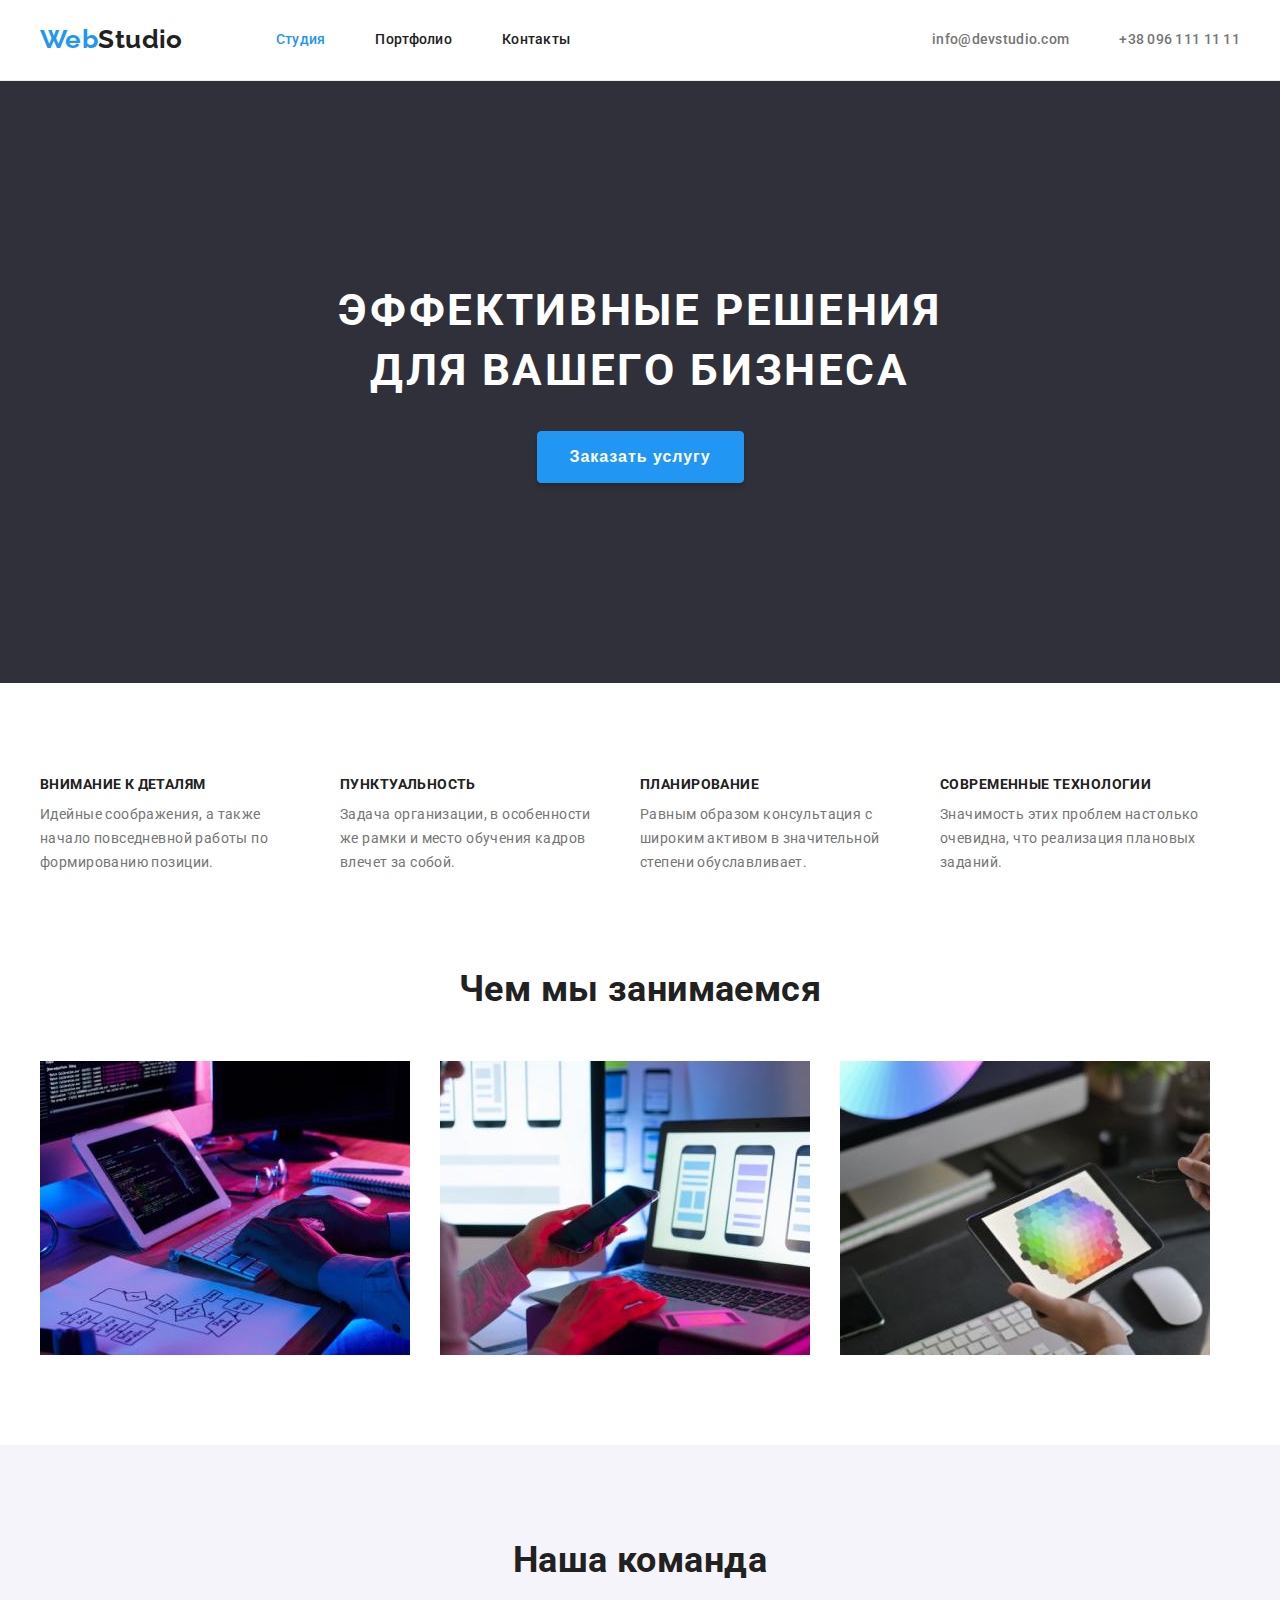
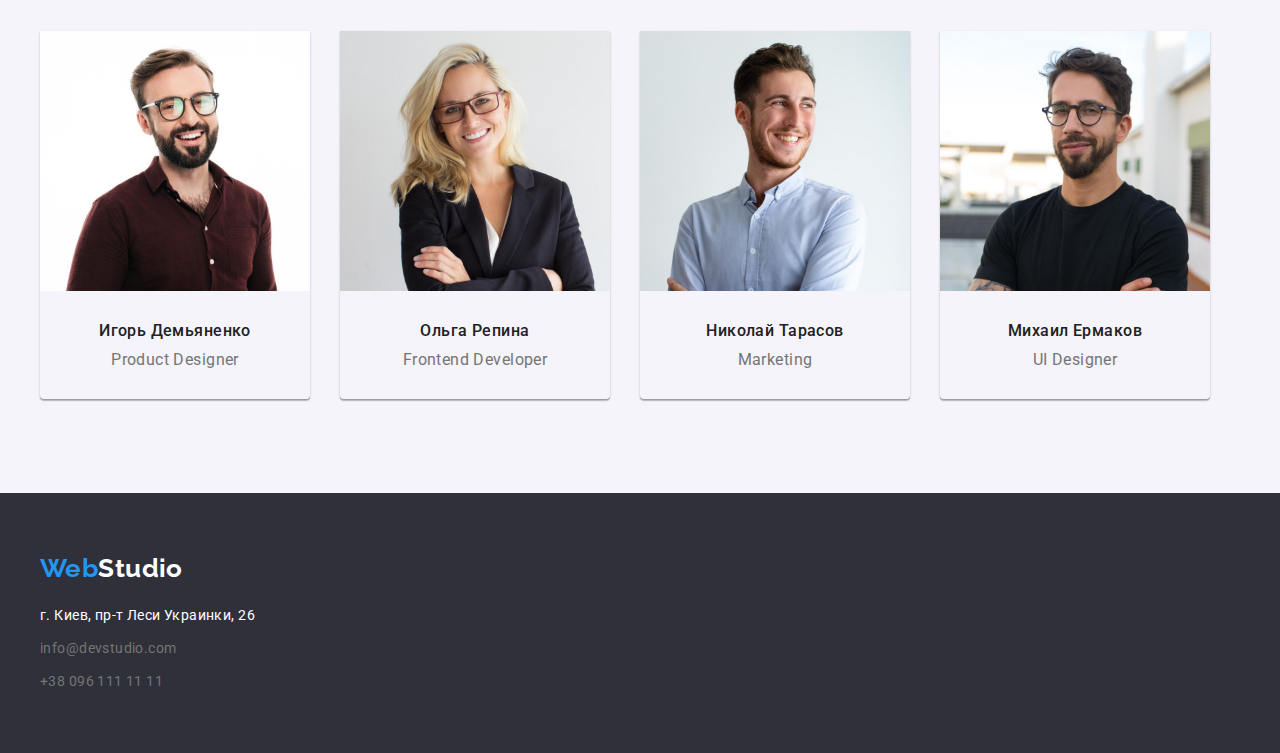
<file: index.html>
<!DOCTYPE html>
<html lang="ru">
  <head>
    <meta charset="UTF-8" />
    <meta http-equiv="X-UA-Compatible" content="IE=edge" />
    <meta name="viewport" content="width=device-width, initial-scale=1.0" />
    <title>WEB STUDIO</title>
    <link rel="preconnect" href="https://fonts.googleapis.com" />
    <link rel="preconnect" href="https://fonts.gstatic.com" crossorigin />
    <link
      href="https://fonts.googleapis.com/css2?family=Raleway:wght@700&family=Roboto:wght@400;500;700;900&display=swap"
      rel="stylesheet"
    />
    <link
      rel="stylesheet"
      href="https://cdnjs.cloudflare.com/ajax/libs/modern-normalize/1.1.0/modern-normalize.min.css"
      integrity="sha512-wpPYUAdjBVSE4KJnH1VR1HeZfpl1ub8YT/NKx4PuQ5NmX2tKuGu6U/JRp5y+Y8XG2tV+wKQpNHVUX03MfMFn9Q=="
      crossorigin="anonymous"
      referrerpolicy="no-referrer"
    />
    <link rel="stylesheet" href="./css/styles.css" />
  </head>
  <body>
    <!--High line site-->
    <header class="page-header">
      <div class="conteiner header">
        <!--Name studio-->
        <nav class="site-nav">
          <a href="./index.html" class="logo"><span class="web">Web</span>Studio</a>
          <!--menu navigation-->
          <ul class="site-nav list">
            <li class="site-nav item">
              <a href="./index.html" class="link current">Студия</a>
            </li>
            <li class="site-nav item">
              <a href="./portfolio.html" class="link">Портфолио</a>
            </li>
            <li class="site-nav item">
              <a href="" class="link">Контакты</a>
            </li>
          </ul>
        </nav>
        <!--mail&Telefone-->
        <ul class="contacts list">
          <li class="contacts item">
            <a href="mailto:info@devstudio.com" class="mail">info@devstudio.com</a>
          </li>
          <li class="contacts item">
            <a href="tel:+380961111111" class="tel">+38 096 111 11 11</a>
          </li>
        </ul>
      </div>
    </header>
    <main>
      <!--Shapka-->
      <section class="hero">
        <div class="conteiner">
          <h1 class="hero-title">Эффективные решения для вашего бизнеса</h1>
          <button type="button" class="button">Заказать услугу</button>
        </div>
      </section>
      <!--Peculiarities-->
      <section class="peculiarities">
        <div class="conteiner">
          <h2 class="section-title visually-hidden">Особенности</h2>
          <ul class="section list">
            <li class="peculiarities-item">
              <h3 class="title">Внимание к деталям</h3>
              <p class="discription">
                Идейные соображения, а также начало повседневной работы по формированию позиции.
              </p>
            </li>
            <li class="peculiarities-item">
              <h3 class="title">Пунктуальность</h3>
              <p class="discription">
                Задача организации, в особенности же рамки и место обучения кадров влечет за собой.
              </p>
            </li>
            <li class="peculiarities-item">
              <h3 class="title">Планирование</h3>
              <p class="discription">
                Равным образом консультация с широким активом в значительной степени обуславливает.
              </p>
            </li>
            <li class="peculiarities-item">
              <h3 class="title">Современные технологии</h3>
              <p class="discription">
                Значимость этих проблем настолько очевидна, что реализация плановых заданий.
              </p>
            </li>
          </ul>
        </div>
      </section>
      <!--What are we doing-->
      <section class="works">
        <div class="conteiner">
          <h2 class="section-title">Чем мы занимаемся</h2>
          <ul class="work list">
            <li class="work-list-process">
              <img class="work-process" src="./images/box1.jpg" alt="описание1" width="370" />
            </li>
            <li class="work-list-process">
              <img class="work-process" src="./images/box2.jpg" alt="описание2" width="370" />
            </li>
            <li class="work-list-process">
              <img class="work-process" src="./images/box3.jpg" alt="описание3" width="370" />
            </li>
          </ul>
        </div>
      </section>
      <!--Our team-->
      <section class="team">
        <div class="conteiner">
          <h2 class="section-title">Наша команда</h2>
          <ul class="team list">
            <li class="team-list-card">
              <img
                class="team list image"
                src="./images/img.jpg"
                alt="Игорь Демьяненко"
                width="270"
              />
              <div class="team-card-disc">
                <h3 class="name">Игорь Демьяненко</h3>
                <p class="discription">Product Designer</p>
              </div>
            </li>
            <li class="team-list-card">
              <img
                class="team list image"
                src="./images/img_2.jpg"
                alt="Ольга Репина"
                width="270"
              />
              <div class="team-card-disc">
                <h3 class="name">Ольга Репина</h3>
                <p class="discription">Frontend Developer</p>
              </div>
            </li>
            <li class="team-list-card">
              <img
                class="team list image"
                src="./images/img_3.jpg"
                alt="Николай Тарасов"
                width="270"
              />
              <div class="team-card-disc">
                <h3 class="name">Николай Тарасов</h3>
                <p class="discription">Marketing</p>
              </div>
            </li>
            <li class="team-list-card">
              <img
                class="team list image"
                src="./images/img_4.jpg"
                alt="Михаил Ермаков"
                width="270"
              />
              <div class="team-card-disc">
                <h3 class="name">Михаил Ермаков</h3>
                <p class="discription">UI Designer</p>
              </div>
            </li>
          </ul>
        </div>
      </section>
    </main>
    <footer class="footer">
      <div class="conteiner">
        <!--Name studio-->
        <a href="./index.html" class="logo-footer"><span class="web">Web</span>Studio</a>
        <!-- address -->
        <address class="adress">
          <ul class="adress list">
            <li class="adress-list-item">
              <a
                href="https://goo.gl/maps/HPNhDswtwEFeR7fT9"
                target="_blank"
                rel="noopener noreferrer"
                class="adress-post"
                >г. Киев, пр-т Леси Украинки, 26</a
              >
            </li>
            <li class="adress-list-item">
              <a href="mailto:info@devstudio.com" class="mail">info@devstudio.com</a>
            </li>
            <li class="adress-list-item">
              <a href="tel:+380961111111" class="tel">+38 096 111 11 11</a>
            </li>
          </ul>
        </address>
      </div>
    </footer>
  </body>
</html>
</file>
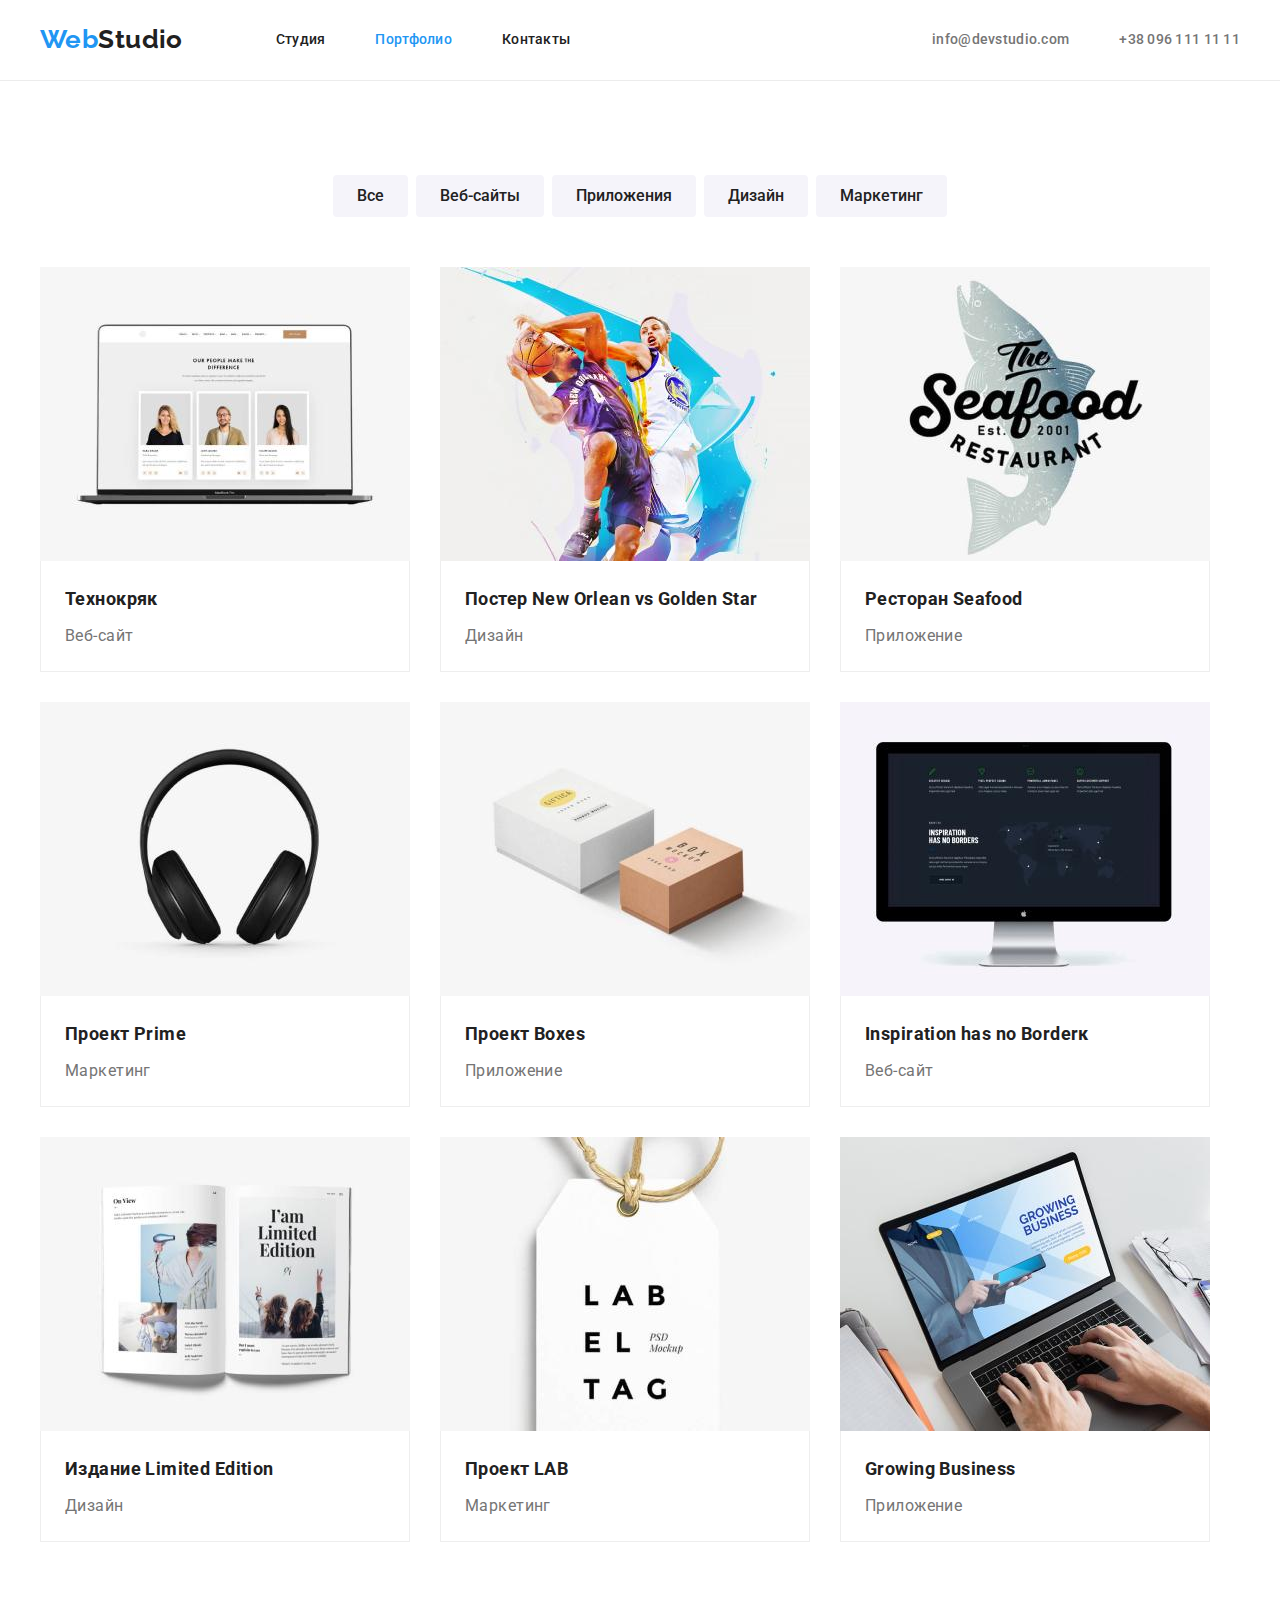
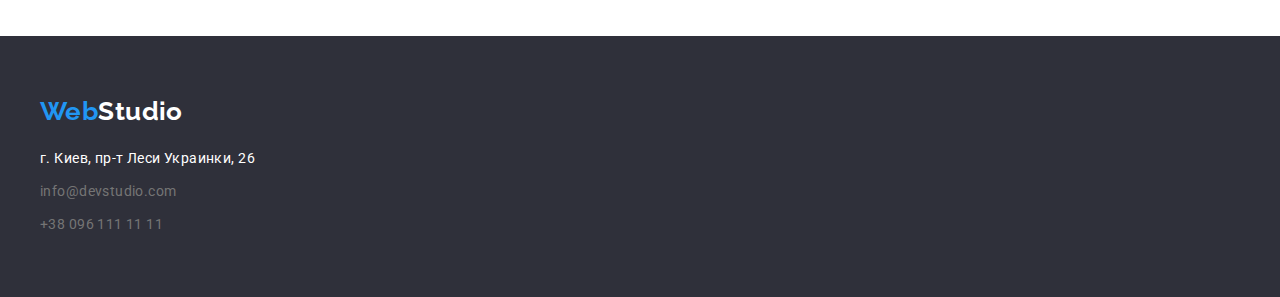
<file: portfolio.html>
<!DOCTYPE html>
<html lang="ru">
  <head>
    <meta charset="UTF-8" />
    <meta http-equiv="X-UA-Compatible" content="IE=edge" />
    <meta name="viewport" content="width=device-width, initial-scale=1.0" />
    <title>Портфолио</title>
    <link rel="preconnect" href="https://fonts.googleapis.com" />
    <link rel="preconnect" href="https://fonts.gstatic.com" crossorigin />
    <link
      href="https://fonts.googleapis.com/css2?family=Raleway:wght@700&family=Roboto:wght@400;500;700;900&display=swap"
      rel="stylesheet"
    />
    <link
      rel="stylesheet"
      href="https://cdnjs.cloudflare.com/ajax/libs/modern-normalize/1.1.0/modern-normalize.min.css"
      integrity="sha512-wpPYUAdjBVSE4KJnH1VR1HeZfpl1ub8YT/NKx4PuQ5NmX2tKuGu6U/JRp5y+Y8XG2tV+wKQpNHVUX03MfMFn9Q=="
      crossorigin="anonymous"
      referrerpolicy="no-referrer"
    />
    <link rel="stylesheet" href="./css/styles.css" />
  </head>
  <body>
    <!--High line site-->
    <header class="page-header">
      <div class="conteiner header">
        <!--Name studio-->
        <nav class="site-nav">
          <a href="./index.html" class="logo"><span class="web">Web</span>Studio</a>
          <!--menu navigation-->
          <ul class="site-nav list">
            <li class="site-nav item">
              <a href="./index.html" class="link">Студия</a>
            </li>
            <li class="site-nav item">
              <a href="./portfolio.html" class="link current">Портфолио</a>
            </li>
            <li class="site-nav item">
              <a href="" class="link">Контакты</a>
            </li>
          </ul>
        </nav>
        <!--mail&Telefone-->
        <ul class="contacts list">
          <li class="contacts item">
            <a href="mailto:info@devstudio.com" class="mail">info@devstudio.com</a>
          </li>
          <li class="contacts item">
            <a href="tel:+380961111111" class="tel">+38 096 111 11 11</a>
          </li>
        </ul>
      </div>
    </header>
    <main>
      <section class="work-section">
        <div class="conteiner">
          <h1 class="title visually-hidden">Примеры работ</h1>
          <ul class="filtr">
            <li class="filtr-item">
              <button type="button" class="filtr-btn active">Все</button>
            </li>
            <li class="filtr-item">
              <button type="button" class="filtr-btn active">Веб-сайты</button>
            </li>
            <li class="filtr-item">
              <button type="button" class="filtr-btn active">Приложения</button>
            </li>
            <li class="filtr-item">
              <button type="button" class="filtr-btn active">Дизайн</button>
            </li>
            <li class="filtr-item">
              <button type="button" class="filtr-btn active">Маркетинг</button>
            </li>
          </ul>
          <ul class="work list pages">
            <li class="item">
              <a href="" class="link">
                <img class="work-images" src="./images/p1.jpg" alt="сайт" width="370" />
                <div class="item-discript">
                  <h3 class="work-title">Технокряк</h3>
                  <p class="work-dicript">Веб-сайт</p>
                </div>
              </a>
            </li>
            <li class="item">
              <a href="" class="link">
                <img
                  class="work-images"
                  src="./images/p2.jpg"
                  alt="Постер New Orlean vs Golden Star"
                  width="370"
                />
                <div class="item-discript">
                  <h3 class="work-title">Постер New Orlean vs Golden Star</h3>
                  <p class="work-dicript">Дизайн</p>
                </div>
              </a>
            </li>
            <li class="item">
              <a href="" class="link">
                <img class="work-images" src="./images/p3.jpg" alt="Ресторан Seafood" width="370" />
                <div class="item-discript">
                  <h3 class="work-title">Ресторан Seafood</h3>
                  <p class="work-dicript">Приложение</p>
                </div>
              </a>
            </li>
            <li class="item">
              <a href="" class="link">
                <img class="work-images" src="./images/p4.jpg" alt="Проект Prime" width="370" />
                <div class="item-discript">
                  <h3 class="work-title">Проект Prime</h3>
                  <p class="work-dicript">Маркетинг</p>
                </div>
              </a>
            </li>
            <li class="item">
              <a href="" class="link">
                <img class="work-images" src="./images/p5.jpg" alt="Проект Boxes" width="370" />
                <div class="item-discript">
                  <h3 class="work-title">Проект Boxes</h3>
                  <p class="work-dicript">Приложение</p>
                </div>
              </a>
            </li>
            <li class="item">
              <a href="" class="link">
                <img class="work-images" src="./images/p6.jpg" alt="Веб-сайт" width="370" />
                <div class="item-discript">
                  <h3 class="work-title">Inspiration has no Borderк</h3>
                  <p class="work-dicript">Веб-сайт</p>
                </div>
              </a>
            </li>
            <li class="item">
              <a href="" class="link">
                <img
                  class="work-images"
                  src="./images/p7.jpg"
                  alt="Издание Limited Edition"
                  width="370"
                />
                <div class="item-discript">
                  <h3 class="work-title">Издание Limited Edition</h3>
                  <p class="work-dicript">Дизайн</p>
                </div>
              </a>
            </li>
            <li class="item">
              <a href="" class="link">
                <img class="work-images" src="./images/p8.jpg" alt="Проект LAB" width="370" />
                <div class="item-discript">
                  <h3 class="work-title">Проект LAB</h3>
                  <p class="work-dicript">Маркетинг</p>
                </div>
              </a>
            </li>
            <li class="item">
              <a href="" class="link">
                <img class="work-images" src="./images/p9.jpg" alt="сайт" width="370" />
                <div class="item-discript">
                  <h3 class="work-title">Growing Business</h3>
                  <p class="work-dicript">Приложение</p>
                </div>
              </a>
            </li>
          </ul>
        </div>
      </section>
    </main>
    <footer class="footer">
      <div class="conteiner">
        <!--Name studio-->
        <a href="./index.html" class="logo-footer"><span class="web">Web</span>Studio</a>
        <!-- address -->
        <address class="adress">
          <ul class="adress list">
            <li class="adress-list-item">
              <a
                href="https://goo.gl/maps/HPNhDswtwEFeR7fT9"
                target="_blank"
                rel="noopener noreferrer"
                class="adress-post"
                >г. Киев, пр-т Леси Украинки, 26</a
              >
            </li>
            <li class="adress-list-item">
              <a href="mailto:info@devstudio.com" class="mail">info@devstudio.com</a>
            </li>
            <li class="adress-list-item">
              <a href="tel:+380961111111" class="tel">+38 096 111 11 11</a>
            </li>
          </ul>
        </address>
      </div>
    </footer>
  </body>
</html>
</file>
<file: css/styles.css>
:root {
  --primary-text-color: #212121;
  --title-text-color: #757575;
  --accent-color: #2196f3;
  --primary-white-color: #ffffff;
  --button-color: #f5f4fa;
}

body {
  margin: 0;
  background-color: var(--primary-white-color);
  color: var(--primary-text-color);
  font-family: Roboto, sans-serif;
  font-size: 14px;
  letter-spacing: 0.03em;
}

/*убираем точки в списках*/
.list {
  padding: 0;
  margin: 0;
  list-style: none;
}
/* скрываем заголовки */
.visually-hidden {
  position: absolute;
  white-space: nowrap;
  width: 1px;
  height: 1px;
  overflow: hidden;
  border: 0;
  padding: 0;
  clip: rect(0 0 0 0);
  clip-path: inset(50%);
  margin: -1px;
}
/* Убираем нижненн подчеркивание у ссылок */
.link {
  text-decoration: none;
}
/* Заголовки 2 уровня */
.section-title {
  padding: 0;
  margin: 0;
  margin-bottom: 50px;
  font-size: 36px;
  line-height: 1.17;
  text-align: center;
}
/*style header*/
.header {
  display: flex;
  align-items: center;
}
.conteiner {
  width: 1200px;
  margin: 0 auto;
  padding: 0 15px;
  /* outline: 2px solid tomato; */
}
.page-header {
  /* outline: 2px solid tomato; */
  border-bottom: 1px solid #ececec;
}
.logo {
  display: block;
  padding-top: 24px;
  padding-bottom: 25px;
  margin-right: 93px;
  /* outline: 2px solid tomato; */
  color: var(--primary-text-color);
  text-decoration: none;
  font-family: Raleway, sans-serif;
  font-weight: 700;
  font-size: 26px;
  line-height: 1.19;
}
.web {
  color: #2196f3;
}
.site-nav {
  display: flex;
}

.site-nav .item:not(:last-child) {
  margin-right: 50px;
}
.site-nav .link {
  display: block;
  padding-top: 32px;
  padding-bottom: 32px;
  /* outline: 2px solid tomato; */
}
/*style menu-nav*/
.site-nav .link {
  color: var(--primary-text-color);
  font-weight: 500;
  line-height: 1.14;
  letter-spacing: 0.02em;
}
.site-nav .link.current {
  color: var(--accent-color);
}
.site-nav .link:hover,
.site-nav .link:focus {
  color: var(--accent-color);
}
/* Style contacts */
.contacts.list {
  display: flex;
  margin-left: auto;
}
.contacts.list .contacts.item + .contacts.item {
  margin-left: 50px;
}
.mail,
.tel {
  display: block;
}
.contacts.list .mail {
  /* outline: 2px solid tomato; */
  padding-top: 32px;
  padding-bottom: 32px;
  color: var(--title-text-color);
  text-decoration: none;
  font-weight: 500;
  line-height: 1.14;
  letter-spacing: 0.02em;
}
.contacts.list .tel {
  /* outline: 2px solid tomato; */
  padding-top: 32px;
  padding-bottom: 32px;
  color: var(--title-text-color);
  text-decoration: none;
  font-weight: 500;
  line-height: 1.14;
  letter-spacing: 0.02em;
}
.contacts.list .mail:hover,
.contacts.list .mail:focus {
  color: var(--accent-color);
}
.contacts.list .tel:hover,
.contacts.list .tel:focus {
  color: var(--accent-color);
}
/* Style main content*/
/* Style section Hero */
.hero {
  background-color: #2f303a;
  text-align: center;
  padding-top: 200px;
  padding-bottom: 200px;
}
.hero-title {
  margin-top: 0;
  width: 696px;
  margin: 0 auto;
  margin-bottom: 30px;
  color: var(--primary-white-color);
  font-size: 44px;
  line-height: 1.36;
  letter-spacing: 0.06em;
  text-transform: uppercase;
}
.button {
  display: inline-block;
  border-radius: 4px;
  padding: 10px 32px;
  min-width: 200px;
  font-weight: 700;
  text-align: center;
  letter-spacing: 0.06em;
  font-size: 16px;
  line-height: 1.88;
  box-shadow: 0px 4px 4px rgba(0, 0, 0, 0.15);
  background-color: var(--accent-color);
  color: var(--primary-white-color);
  border: 1px solid;
  border-color: var(--accent-color);
  cursor: pointer;
}
.button:hover,
.button:focus {
  border-color: var(--primary-white-color);
}
/* Style Peculiarities*/
.peculiarities {
  padding-top: 94px;
  padding-bottom: 94px;
}
.section.list {
  display: flex;
}
.peculiarities-item {
  width: 270px;
}
.peculiarities-item:not(:last-child) {
  margin-right: 30px;
}
.title {
  padding: 0;
  margin: 0;
  margin-bottom: 10px;
  font-size: 14px;
  line-height: 1.14;
  text-transform: uppercase;
  color: var(--primary-text-color);
}
.discription {
  padding: 0;
  margin: 0;
  line-height: 1.71;
  color: var(--title-text-color);
}
/*Style works*/
.works {
  padding-bottom: 90px;
}
.work-process {
  display: block;
}
.work.list {
  display: flex;
}
.work-list-process:not(:last-child) {
  margin-right: 30px;
}
/*Style Our team */
.team .list {
  padding: 0;
}
.team.list.image {
  display: block;
}
.team.list {
  display: flex;
}
.team-list-card {
  text-align: center;
  box-shadow: 0px 1px 3px rgba(0, 0, 0, 0.12), 0px 1px 1px rgba(0, 0, 0, 0.14),
    0px 2px 1px rgba(0, 0, 0, 0.2);
  border-radius: 0px 0px 4px 4px;
}
.team-list-card:not(:last-child) {
  margin-right: 30px;
}
.team {
  background: #f5f4fa;
  padding-top: 94px;
  padding-bottom: 94px;
}

.team-card-disc {
  padding: 30px;
}
.team.list .name {
  padding: 0;
  margin: 0;
  margin-bottom: 10px;
  font-weight: 500;
  font-size: 16px;
  line-height: 1.19;
}
.team.list .discription {
  color: var(--title-text-color);
  font-size: 16px;
  line-height: 1.19;
}

/*Style footer*/
.footer {
  padding-top: 60px;
  padding-bottom: 60px;
  background-color: #2f303a;
  /* outline: 2px solid tomato; */
}
.adress {
  font-style: normal;
  /* outline: 2px solid tomato; */
}
.logo-footer {
  display: inline-block;
  margin-bottom: 20px;
  color: var(--primary-white-color);
  text-decoration: none;
  font-family: Raleway, sans-serif;
  font-weight: 700;
  font-size: 26px;
  line-height: 1.19;
  /* outline: 2px solid tomato; */
}
.adress-post,
.adress.list .mail {
  display: inline-block;
}
.adress.list .adress-list-item:not(:last-child) {
  margin-bottom: 9px;
}

.adress.list .adress-post {
  color: var(--primary-white-color);
  text-decoration: none;
  line-height: 1.71;
}
.adress.list .mail,
.adress.list .tel {
  color: var(--title-text-color);
  text-decoration: none;
  line-height: 1.71;
}
.adress.list .mail:hover,
.adress.list .mail:focus {
  color: var(--accent-color);
}
.adress.list .tel:hover,
.adress.list .tel:focus {
  color: var(--accent-color);
}
/*Style porfolio*/
.work-section {
  padding-top: 94px;
  padding-bottom: 94px;
  /* margin-top: 94px;
  margin-bottom: 94px; */
}
/*Style buttom*/
.filtr {
  padding: 0;
  margin: 0;
  margin-bottom: 50px;
  list-style: none;
  /* outline: 2px solid tomato; */
  display: flex;
  justify-content: center;
  align-content: center;
}
.filtr-item {
  margin-right: 8px;
}
.filtr-item:last-child {
  margin-right: 0;
}
.work-title,
.work-dicript {
  padding: 0;
  margin: 0;
}
.work-images {
  display: block;
  /* margin-bottom: 20px; */
}
.filtr-btn {
  padding: 6px 22px;
  background-color: var(--button-color);
  color: var(--primary-text-color);
  font-family: inherit;
  font-weight: 500;
  font-size: 16px;
  line-height: 1.63;
  cursor: pointer;
  /* box-shadow: 0px 3px 1px rgba(0, 0, 0, 0.1), 0px 1px 2px rgba(0, 0, 0, 0.08),
    0px 2px 2px rgba(0, 0, 0, 0.12); */
  border-radius: 4px;
  border-color: transparent;
}

.filtr-btn.active:hover,
.filtr-btn.active:focus {
  background-color: var(--accent-color);
  color: var(--primary-white-color);
}
.filtr-btn.active:active {
  background-color: var(--accent-color);
  color: var(--primary-white-color);
}
/*Style work list*/
.work.list.pages {
  display: flex;
  flex-wrap: wrap;
}
.item-discript {
  padding: 20px 24px;
  border-right: 1px solid #eeeeee;
  border-bottom: 1px solid #eeeeee;
  border-left: 1px solid #eeeeee;
}
/* .work.list {
   outline: 2px solid tomato; 
} */
/* Идеальное решение при изменении 
размеров контейнера */
.work.list.pages > .item {
  flex-basis: calc((100% - 30px * 3) / 3);
  margin-right: 30px;
  margin-bottom: 30px;
}

/* 2-й вариант решения:
  .work.list.pages > .item {
  width: 370px;
  margin-right: 30px;
  margin-bottom: 30px;
} */
.work.list.pages > .item:nth-child(3n) {
  margin-right: 0;
}
.work.list.pages > .item:nth-last-child(-n + 3) {
  margin-bottom: 0;
}
.work.list .work-title {
  margin-bottom: 4px;
  color: var(--primary-text-color);
  font-weight: 700;
  font-size: 18px;
  line-height: 2;
}
.work.list .work-dicript {
  color: var(--title-text-color);
  font-weight: 400;
  font-size: 16px;
  line-height: 1.88;
}
</file>
